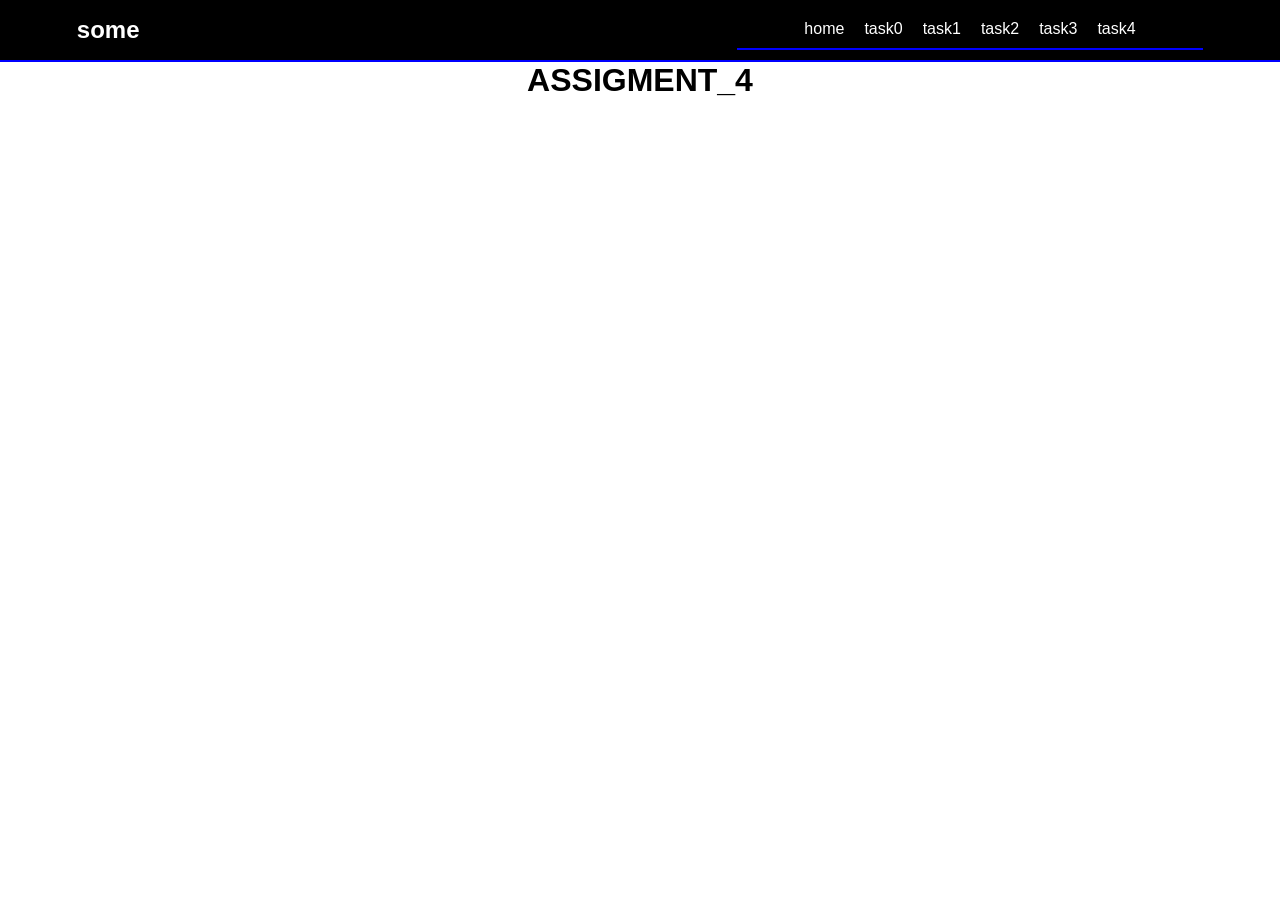
<file: index.html>
<!DOCTYPE html>
<html lang="en">
<head>
    <meta charset="UTF-8">
    <meta name="viewport" content="width=device-width, initial-scale=1.0">
    <title>Document</title>
    <link rel="stylesheet" href="style.css">
</head>
<body>
    <header class="navbar">
        <h2>some</h2>
        <nav class="navbar">
            <a href="index.html">home</a>
            <a href="task0.html">task0</a>
            <a href="task1.html">task1</a>
            <a href="task2.html">task2</a>
            <a href="task3.html">task3</a>
            <a href="task4.html">task4</a>
        </nav>
    </header>
    <main class="home">
        <h1>ASSIGMENT_4</h1>
    </main>
    <footer>
    <p>Assignment 4</p>
</footer>
</body>
</html>
</file>
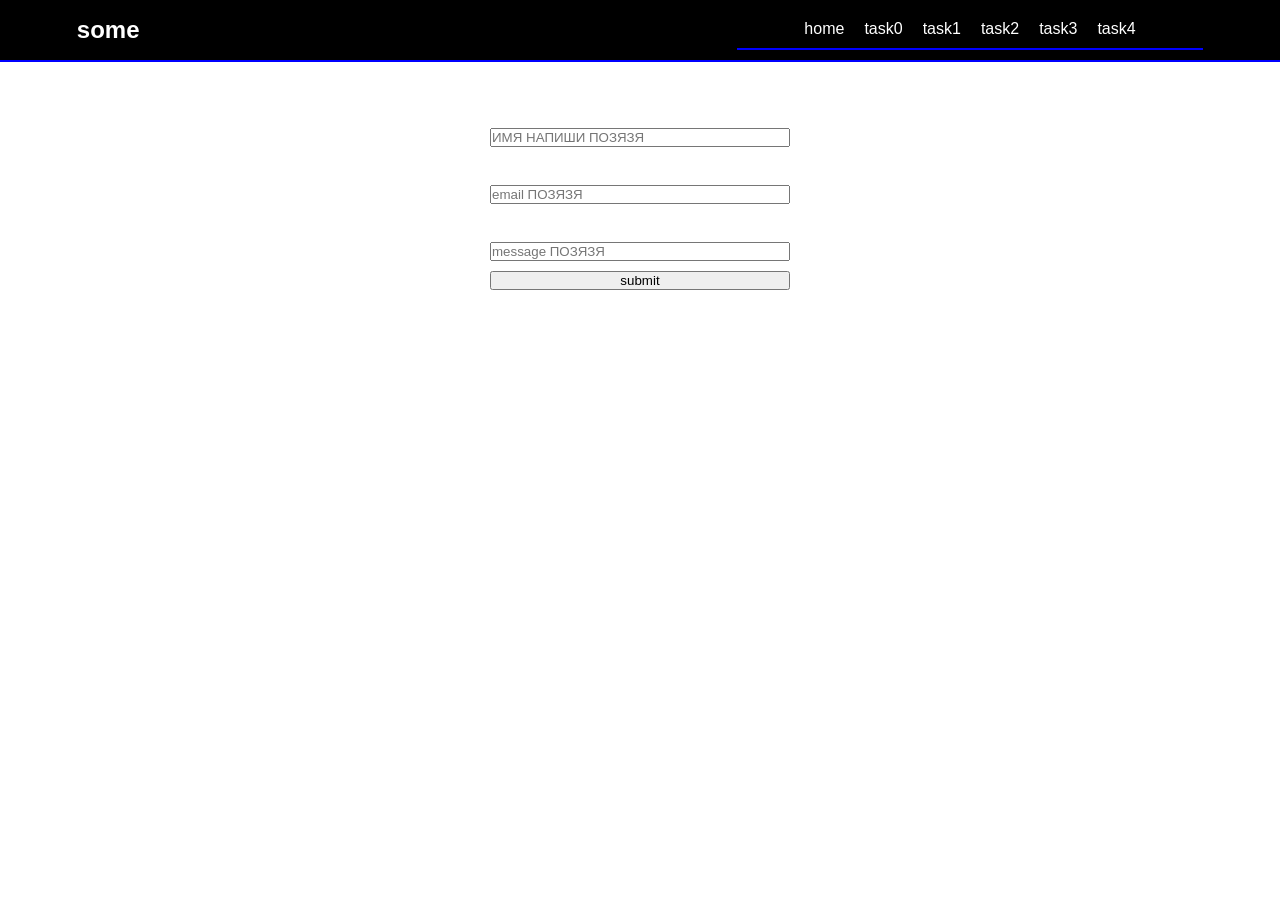
<file: task0.html>
<!DOCTYPE html>
<html lang="en">
<head>
    <meta charset="UTF-8">
    <meta name="viewport" content="width=device-width, initial-scale=1.0">
    <title>Document</title>
    <link rel="stylesheet" href="style.css">
</head>
<body>
    <header class="navbar">
        <h2>some</h2>
        <nav class="navbar">
            <a href="index.html">home</a>
            <a href="task0.html">task0</a>
            <a href="task1.html">task1</a>
            <a href="task2.html">task2</a>
            <a href="task3.html">task3</a>
            <a href="task4.html">task4</a>
        </nav>
    </header>
    <form class="answer-form">
        <h2>Answer form</h2>
        <label>name</label>
        <input type="text" placeholder="ИМЯ НАПИШИ ПОЗЯЗЯ">
        <label>email</label>
        <input type="text" placeholder="email ПОЗЯЗЯ">
        <label>message</label>
        <input type="text" placeholder="message ПОЗЯЗЯ">
        <button type="submit">submit</button>
    </form>
    
</body>
</html>
</file>
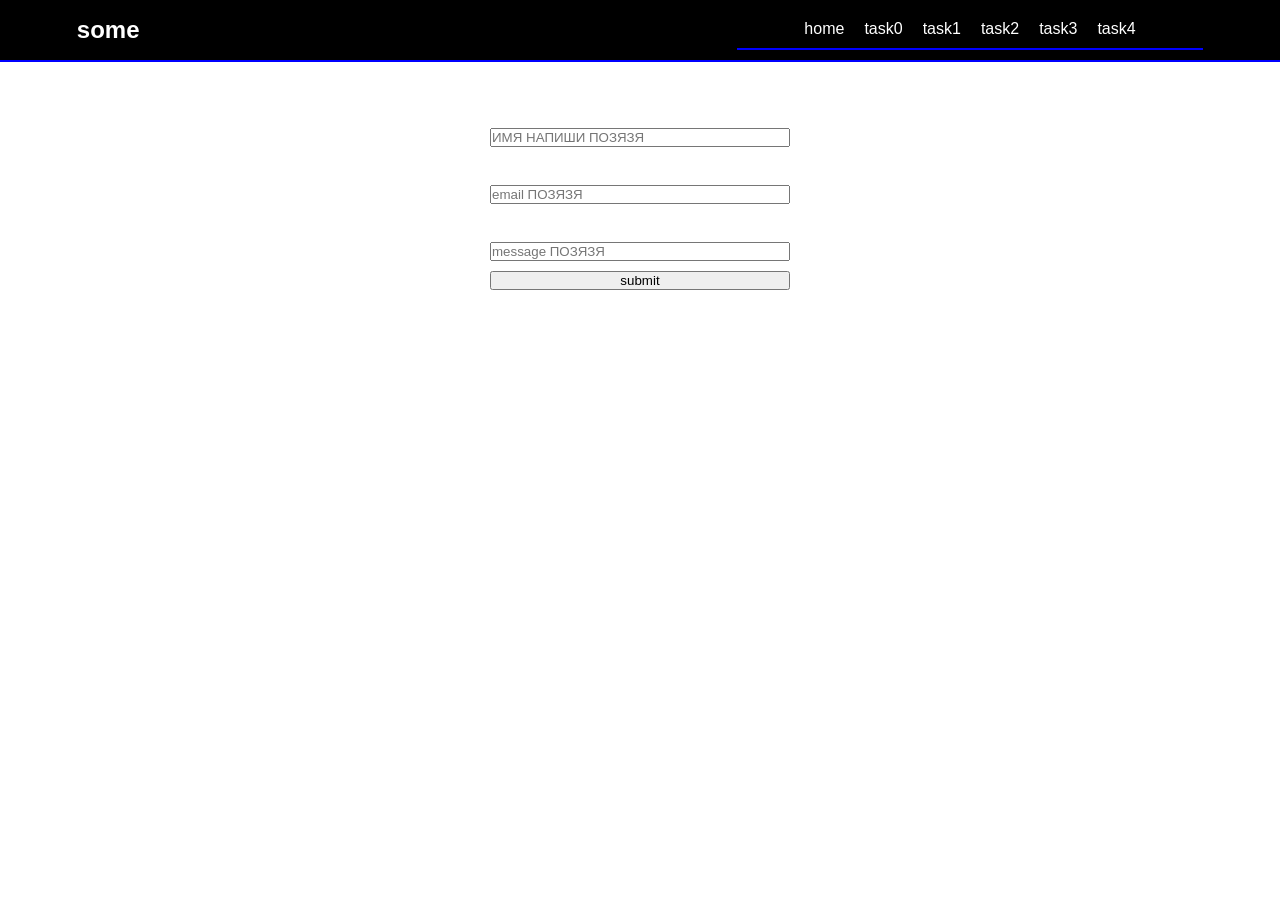
<file: task1.html>
<!DOCTYPE html>
<html lang="en">
<head>
    <meta charset="UTF-8">
    <meta name="viewport" content="width=device-width, initial-scale=1.0">
    <title>Document</title>
    <link rel="stylesheet" href="style.css">
</head>
<body>
    <header class="navbar">
        <h2>some</h2>
        <nav class="navbar">
            <a href="index.html">home</a>
            <a href="task0.html">task0</a>
            <a href="task1.html">task1</a>
            <a href="task2.html">task2</a>
            <a href="task3.html">task3</a>
            <a href="task4.html">task4</a>
        </nav>
    </header>
    <form class="answer-form">
        <h2>Answer form</h2>
        <label for="name">name</label>
        <input type="text" placeholder="ИМЯ НАПИШИ ПОЗЯЗЯ" required minlength="2" maxlength="50">
        <label for="email">email</label>
        <input id="email" type="email" placeholder="email ПОЗЯЗЯ" required>
        <label for="message">message</label>
        <input type="text" placeholder="message ПОЗЯЗЯ" required>
        <button type="submit">submit</button>
    </form>
    
</body>
</html>
</file>
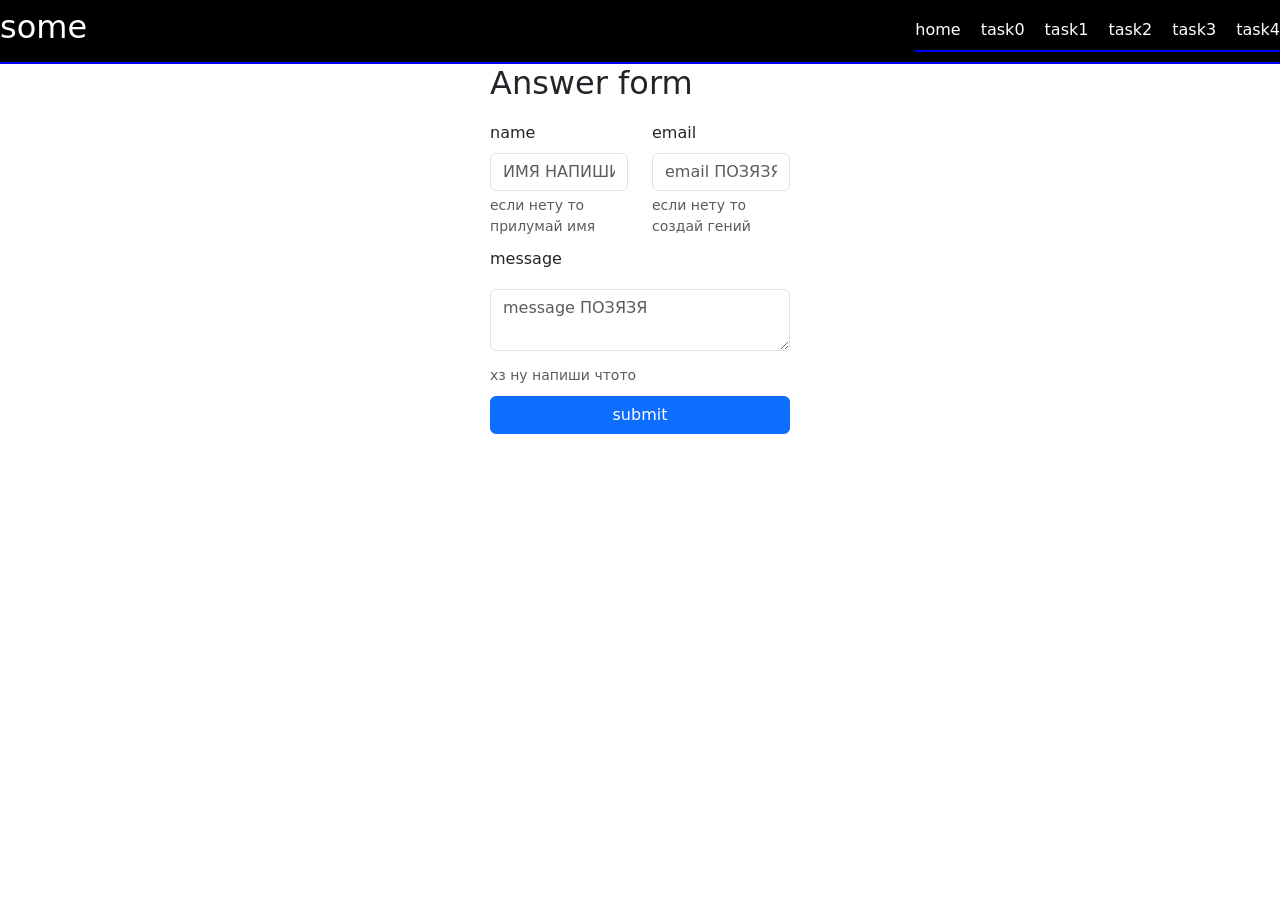
<file: task2.html>
<!DOCTYPE html>
<html lang="en">

<head>
    <meta charset="UTF-8">
    <meta name="viewport" content="width=device-width, initial-scale=1.0">
    <title>Document</title>
    <link rel="stylesheet" href="style.css">
    <link rel="stylesheet" href="https://cdn.jsdelivr.net/npm/bootstrap@5.3.8/dist/css/bootstrap.min.css">
</head>

<body>
    <header class="navbar">
        <h2>some</h2>
        <nav class="navbar">
            <a href="index.html">home</a>
            <a href="task0.html">task0</a>
            <a href="task1.html">task1</a>
            <a href="task2.html">task2</a>
            <a href="task3.html">task3</a>
            <a href="task4.html">task4</a>
        </nav>
    </header>

    <form class="answer-form">
        <h2>Answer form</h2>

        <div class="row">
            <div class="col-md-6">
                <label for="name" class="form-label">name</label>
                <input type="text" id="name" class="form-control" placeholder="ИМЯ НАПИШИ ПОЗЯZЯ" required minlength="2" maxlength="50">
                <div class="form-text">если нету то прилумай имя</div>
            </div>

            <div class="col-md-6">
            <label for="email" class="form-label">email</label>
            <input id="email" class="form-control" type="email" placeholder="email ПОЗЯЗЯ" required>
            <div class="form-text">если нету то создай гений</div>
            </div>
        </div>
        <label for="message" class="form-label">message</label>
        <textarea id="message" class="form-control" placeholder="message ПОЗЯЗЯ" required></textarea>
        <div class="form-text">хз ну напиши чтото</div>
        <button type="submit" class="btn btn-primary">submit</button>
    </form>
</html>
</file>
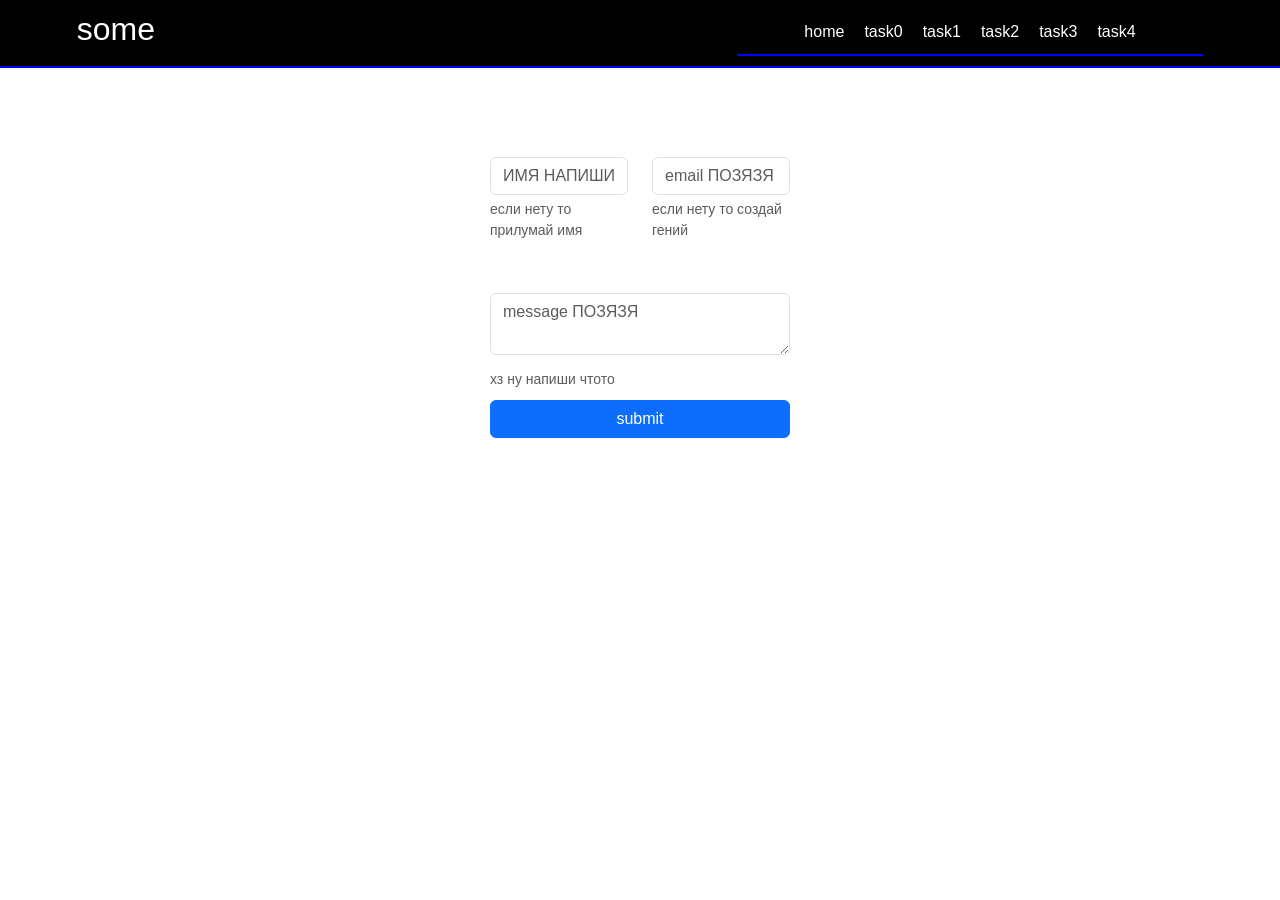
<file: task3.html>
<!DOCTYPE html>
<html lang="en">

<head>
    <meta charset="UTF-8">
    <meta name="viewport" content="width=device-width, initial-scale=1.0">
    <title>Document</title>
    <link rel="stylesheet" href="https://cdn.jsdelivr.net/npm/bootstrap@5.3.8/dist/css/bootstrap.min.css">
    <link rel="stylesheet" href="style.css">
</head>

<body>
    <header class="navbar">
        <h2>some</h2>
        <nav class="navbar">
            <a href="index.html">home</a>
            <a href="task0.html">task0</a>
            <a href="task1.html">task1</a>
            <a href="task2.html">task2</a>
            <a href="task3.html">task3</a>
            <a href="task4.html">task4</a>
        </nav>
    </header>

    <form class="answer-form" id="contactForm" novalidate>
        <h2>Answer form</h2>

        <div class="row">
            <div class="col-md-6">
                <label for="name" class="form-label">name</label>
                <input type="text" id="name" class="form-control" placeholder="ИМЯ НАПИШИ ПОЗЯZЯ" required minlength="2"
                    maxlength="50">
                <div class="form-text">если нету то прилумай имя</div>
                <div class="invalid-feedback">
                    ну минимум 2 символа, ну или не больше 50, ну или не оставляй пустым, ну или не пиши чушь
                </div>

                <div class="valid-feedback">
                    найс
                </div>
            </div>

            <div class="col-md-6">
                <label for="email" class="form-label">email</label>
                <input id="email" class="form-control" type="email" placeholder="email ПОЗЯЗЯ" required>
                <div class="form-text">если нету то создай гений</div>
                <div class="invalid-feedback">
                    ну напиши все как надо а не наобартот  типа соьачка
                </div>

                <div class="valid-feedback">
                    найс
                </div>
            </div>
        </div>
        <label for="message" class="form-label">message</label>
        <textarea id="message" class="form-control" placeholder="message ПОЗЯЗЯ" required></textarea>
        <div class="form-text">хз ну напиши чтото</div>
        <div class="invalid-feedback">
        </div>

        <div class="valid-feedback">
        </div>
        <button type="submit" class="btn btn-primary">submit</button>
    </form>
    <script src="script.js"></script>
</body>

</html>
</file>
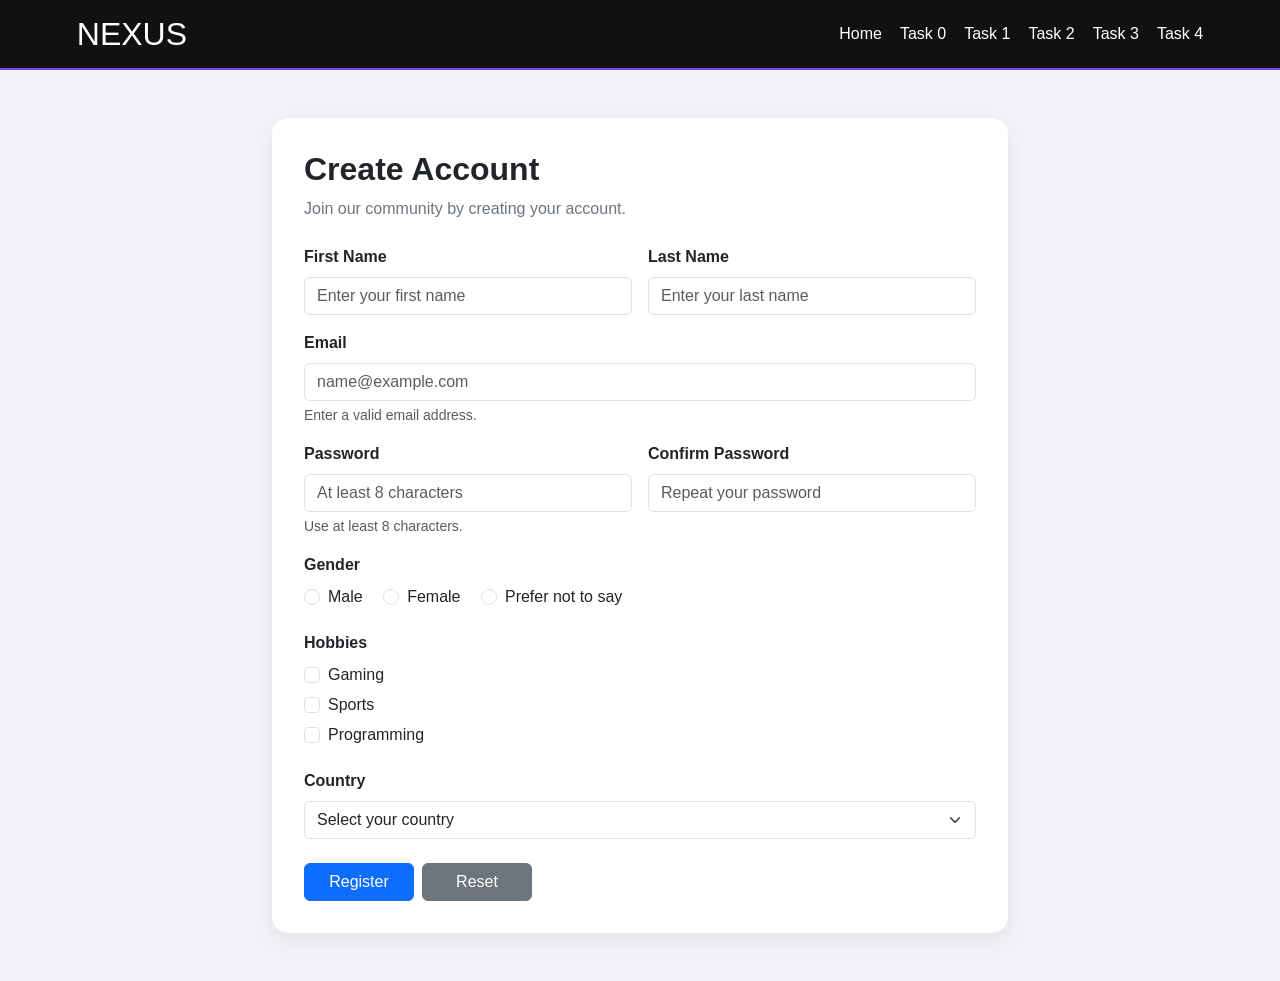
<file: task4.html>
<!DOCTYPE html>
<html lang="en">

<head>
    <meta charset="UTF-8">
    <meta name="viewport" content="width=device-width, initial-scale=1.0">

    <title>Task 4 - Registration Form</title>

    <link rel="stylesheet"
          href="https://cdn.jsdelivr.net/npm/bootstrap@5.3.8/dist/css/bootstrap.min.css">

    <link rel="stylesheet" href="style.css">

    <style>
        body {
            background: #f4f4f8;
            color: #222;
            font-family: Arial, sans-serif;
        }

        .site-header {
            background: #111;
            padding: 15px 6%;
            display: flex;
            justify-content: space-between;
            align-items: center;
            gap: 20px;
            flex-wrap: wrap;
            border-bottom: 2px solid #7048e8;
        }

        .site-header h2 {
            color: white;
            margin: 0;
        }

        .site-nav {
            display: flex;
            flex-wrap: wrap;
            gap: 18px;
        }

        .site-nav a {
            color: white;
            text-decoration: none;
        }

        .site-nav a:hover {
            color: #a78bfa;
        }

        .registration-card {
            background: white;
            border: none;
            border-radius: 16px;
            box-shadow: 0 8px 28px rgba(0, 0, 0, 0.08);
        }

        .registration-card .card-body {
            padding: 32px;
        }

        .registration-card h1 {
            font-weight: 700;
            margin-bottom: 8px;
        }

        .registration-card .form-label,
        .registration-card legend {
            font-weight: 600;
        }

        .registration-card fieldset {
            min-width: 0;
        }

        .registration-card .form-check {
            margin-bottom: 6px;
        }

        .registration-card .btn {
            min-width: 110px;
        }

        @media (max-width: 576px) {
            .site-header {
                padding: 15px 5%;
            }

            .site-nav {
                gap: 12px;
            }

            .registration-card .card-body {
                padding: 22px;
            }
        }
    </style>
</head>

<body>

    <header class="site-header">
        <h2>NEXUS</h2>

        <nav class="site-nav">
            <a href="index.html">Home</a>
            <a href="task0.html">Task 0</a>
            <a href="task1.html">Task 1</a>
            <a href="task2.html">Task 2</a>
            <a href="task3.html">Task 3</a>
            <a href="task4.html">Task 4</a>
        </nav>
    </header>

    <main class="container py-5">

        <div class="row justify-content-center">
            <div class="col-12 col-lg-9 col-xl-8">

                <div class="card registration-card">
                    <div class="card-body">

                        <h1 class="h2">Create Account</h1>

                        <p class="text-secondary mb-4">
                            Join our community by creating your account.
                        </p>

                        <form id="registrationForm" novalidate>

                            <div class="row g-3 mb-3">

                                <div class="col-md-6">
                                    <label for="firstName" class="form-label">
                                        First Name
                                    </label>

                                    <input
                                        type="text"
                                        class="form-control"
                                        id="firstName"
                                        name="firstName"
                                        placeholder="Enter your first name"
                                        minlength="2"
                                        maxlength="50"
                                        required
                                    >

                                    <div class="invalid-feedback">
                                        Please enter 2–50 characters.
                                    </div>

                                    <div class="valid-feedback">
                                        Looks good!
                                    </div>
                                </div>

                                <div class="col-md-6">
                                    <label for="lastName" class="form-label">
                                        Last Name
                                    </label>

                                    <input
                                        type="text"
                                        class="form-control"
                                        id="lastName"
                                        name="lastName"
                                        placeholder="Enter your last name"
                                        minlength="2"
                                        maxlength="50"
                                        required
                                    >

                                    <div class="invalid-feedback">
                                        Please enter 2–50 characters.
                                    </div>

                                    <div class="valid-feedback">
                                        Looks good!
                                    </div>
                                </div>

                            </div>

                            <div class="mb-3">
                                <label for="email" class="form-label">
                                    Email
                                </label>

                                <input
                                    type="email"
                                    class="form-control"
                                    id="email"
                                    name="email"
                                    placeholder="name@example.com"
                                    required
                                >

                                <div class="form-text">
                                    Enter a valid email address.
                                </div>

                                <div class="invalid-feedback">
                                    Please enter a valid email address.
                                </div>

                                <div class="valid-feedback">
                                    Looks good!
                                </div>
                            </div>

                            <div class="row g-3 mb-3">

                                <div class="col-md-6">
                                    <label for="password" class="form-label">
                                        Password
                                    </label>

                                    <input
                                        type="password"
                                        class="form-control"
                                        id="password"
                                        name="password"
                                        placeholder="At least 8 characters"
                                        minlength="8"
                                        maxlength="64"
                                        required
                                    >

                                    <div class="form-text">
                                        Use at least 8 characters.
                                    </div>

                                    <div class="invalid-feedback">
                                        Password must contain at least 8 characters.
                                    </div>

                                    <div class="valid-feedback">
                                        Password length is valid.
                                    </div>
                                </div>

                                <div class="col-md-6">
                                    <label for="confirmPassword" class="form-label">
                                        Confirm Password
                                    </label>

                                    <input
                                        type="password"
                                        class="form-control"
                                        id="confirmPassword"
                                        name="confirmPassword"
                                        placeholder="Repeat your password"
                                        required
                                    >

                                    <div class="invalid-feedback">
                                        Please confirm your password and make sure both passwords match.
                                    </div>

                                    <div class="valid-feedback">
                                        Passwords match!
                                    </div>
                                </div>

                            </div>

                            <fieldset class="mb-3">
                                <legend class="fs-6">Gender</legend>

                                <div class="form-check form-check-inline">
                                    <input
                                        class="form-check-input"
                                        type="radio"
                                        name="gender"
                                        id="genderMale"
                                        value="male"
                                        required
                                    >

                                    <label class="form-check-label" for="genderMale">
                                        Male
                                    </label>
                                </div>

                                <div class="form-check form-check-inline">
                                    <input
                                        class="form-check-input"
                                        type="radio"
                                        name="gender"
                                        id="genderFemale"
                                        value="female"
                                    >

                                    <label class="form-check-label" for="genderFemale">
                                        Female
                                    </label>
                                </div>

                                <div class="form-check form-check-inline">
                                    <input
                                        class="form-check-input"
                                        type="radio"
                                        name="gender"
                                        id="genderOther"
                                        value="prefer-not-to-say"
                                    >

                                    <label class="form-check-label" for="genderOther">
                                        Prefer not to say
                                    </label>
                                </div>

                                <div id="genderFeedback" class="invalid-feedback">
                                    Please select an option.
                                </div>
                            </fieldset>

                            <fieldset class="mb-3">
                                <legend class="fs-6">Hobbies</legend>

                                <div class="form-check">
                                    <input
                                        class="form-check-input"
                                        type="checkbox"
                                        id="hobbyGaming"
                                        name="hobbies"
                                        value="gaming"
                                    >

                                    <label class="form-check-label" for="hobbyGaming">
                                        Gaming
                                    </label>
                                </div>

                                <div class="form-check">
                                    <input
                                        class="form-check-input"
                                        type="checkbox"
                                        id="hobbySports"
                                        name="hobbies"
                                        value="sports"
                                    >

                                    <label class="form-check-label" for="hobbySports">
                                        Sports
                                    </label>
                                </div>

                                <div class="form-check">
                                    <input
                                        class="form-check-input"
                                        type="checkbox"
                                        id="hobbyProgramming"
                                        name="hobbies"
                                        value="programming"
                                    >

                                    <label class="form-check-label" for="hobbyProgramming">
                                        Programming
                                    </label>
                                </div>
                            </fieldset>

                            <div class="mb-4">
                                <label for="country" class="form-label">
                                    Country
                                </label>

                                <select
                                    class="form-select"
                                    id="country"
                                    name="country"
                                    required
                                >
                                    <option value="" selected disabled>
                                        Select your country
                                    </option>

                                    <option value="kazakhstan">Kazakhstan</option>
                                    <option value="usa">United States</option>
                                    <option value="uk">United Kingdom</option>
                                    <option value="canada">Canada</option>
                                    <option value="germany">Germany</option>
                                    <option value="other">Other</option>
                                </select>

                                <div class="invalid-feedback">
                                    Please select your country.
                                </div>

                                <div class="valid-feedback">
                                    Looks good!
                                </div>
                            </div>

                            <div class="d-flex flex-wrap gap-2">

                                <button type="submit" class="btn btn-primary">
                                    Register
                                </button>

                                <button type="reset" class="btn btn-secondary">
                                    Reset
                                </button>

                            </div>

                            <div
                                id="successMessage"
                                class="alert alert-success mt-4 mb-0 d-none"
                                role="status"
                            >
                                All fields are valid! This is a demo form;
                                no account has been created.
                            </div>

                        </form>

                    </div>
                </div>

            </div>
        </div>

    </main>

    <script src="task4.js"></script>

</body>
</html>
</file>
<file: style.css>
* {
    margin: 0;
    padding: 0;
    box-sizing: border-box;
}

body {
    background: white;
    color: white;
    font-family: Arial, sans-serif;
}

.navbar {
    background: black ;
    padding: 10px 6%;
    display: flex;
    justify-content: space-between;
    border-bottom: 2px solid blue;
    align-items: center;
    flex-direction: row;
}

.navbar h2 {
    color: white;
}

nav {
    display: flex;
    gap: 20px;
}

nav a {
    color: white;
    text-decoration: none;
}

nav a:hover {
    color: #e10600;
}

.home {
    color: black;
    text-align: center;
}

.answer-form {
    display: flex;
    flex-direction: column;
    gap: 10px;
    width: 300px;
    margin: 0 auto;
}
</file>
